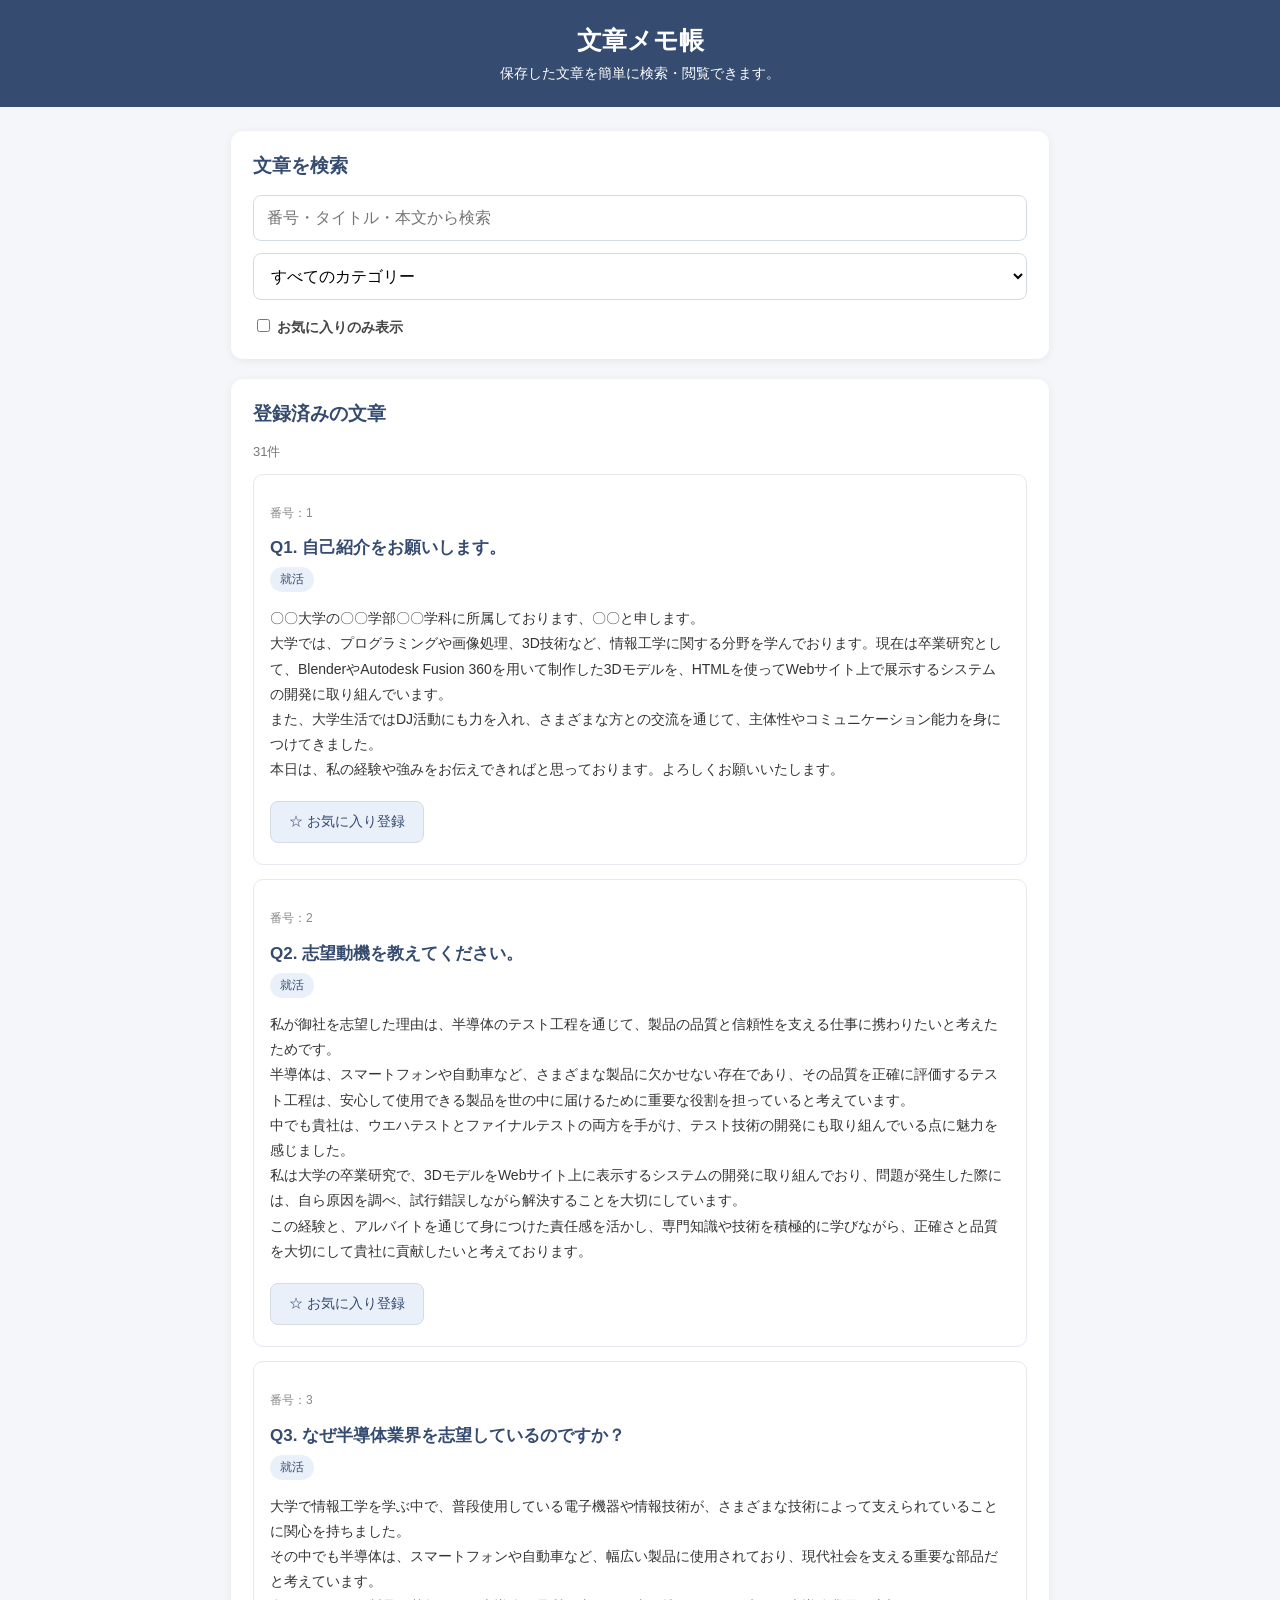
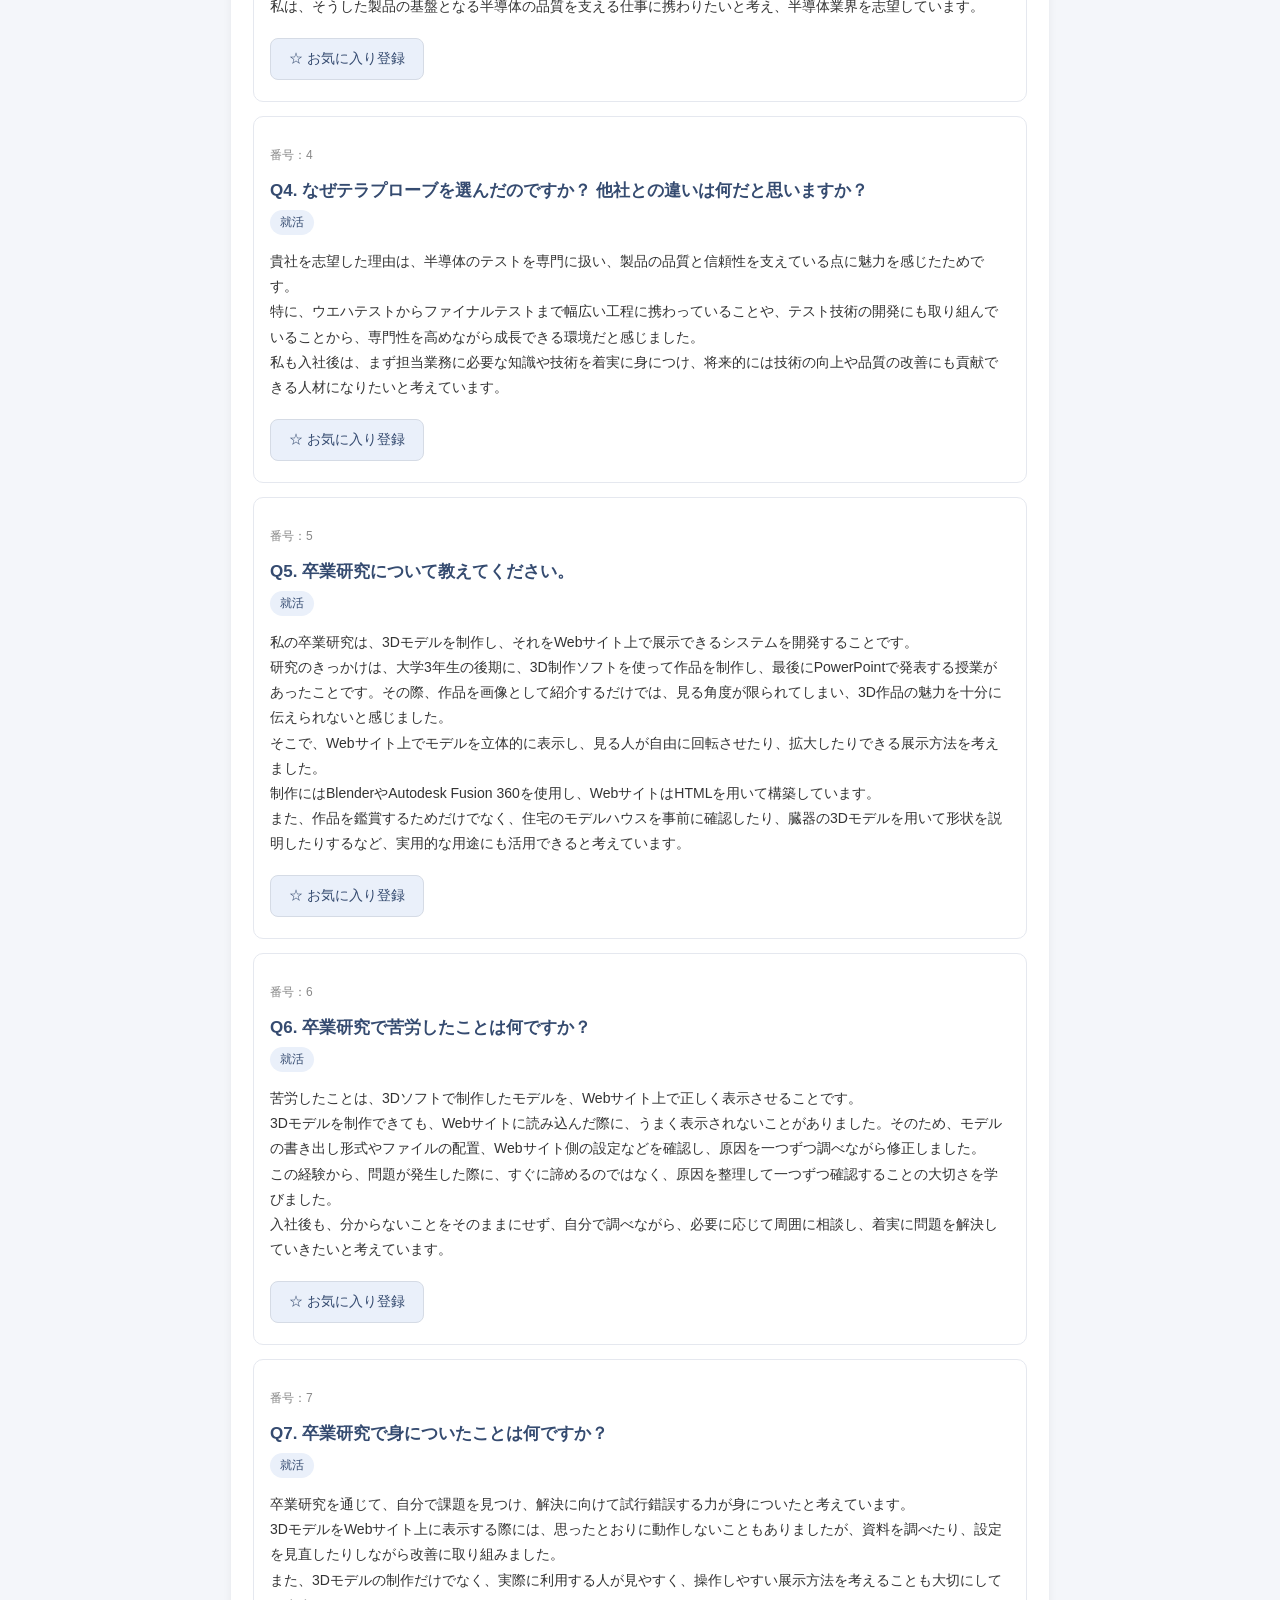
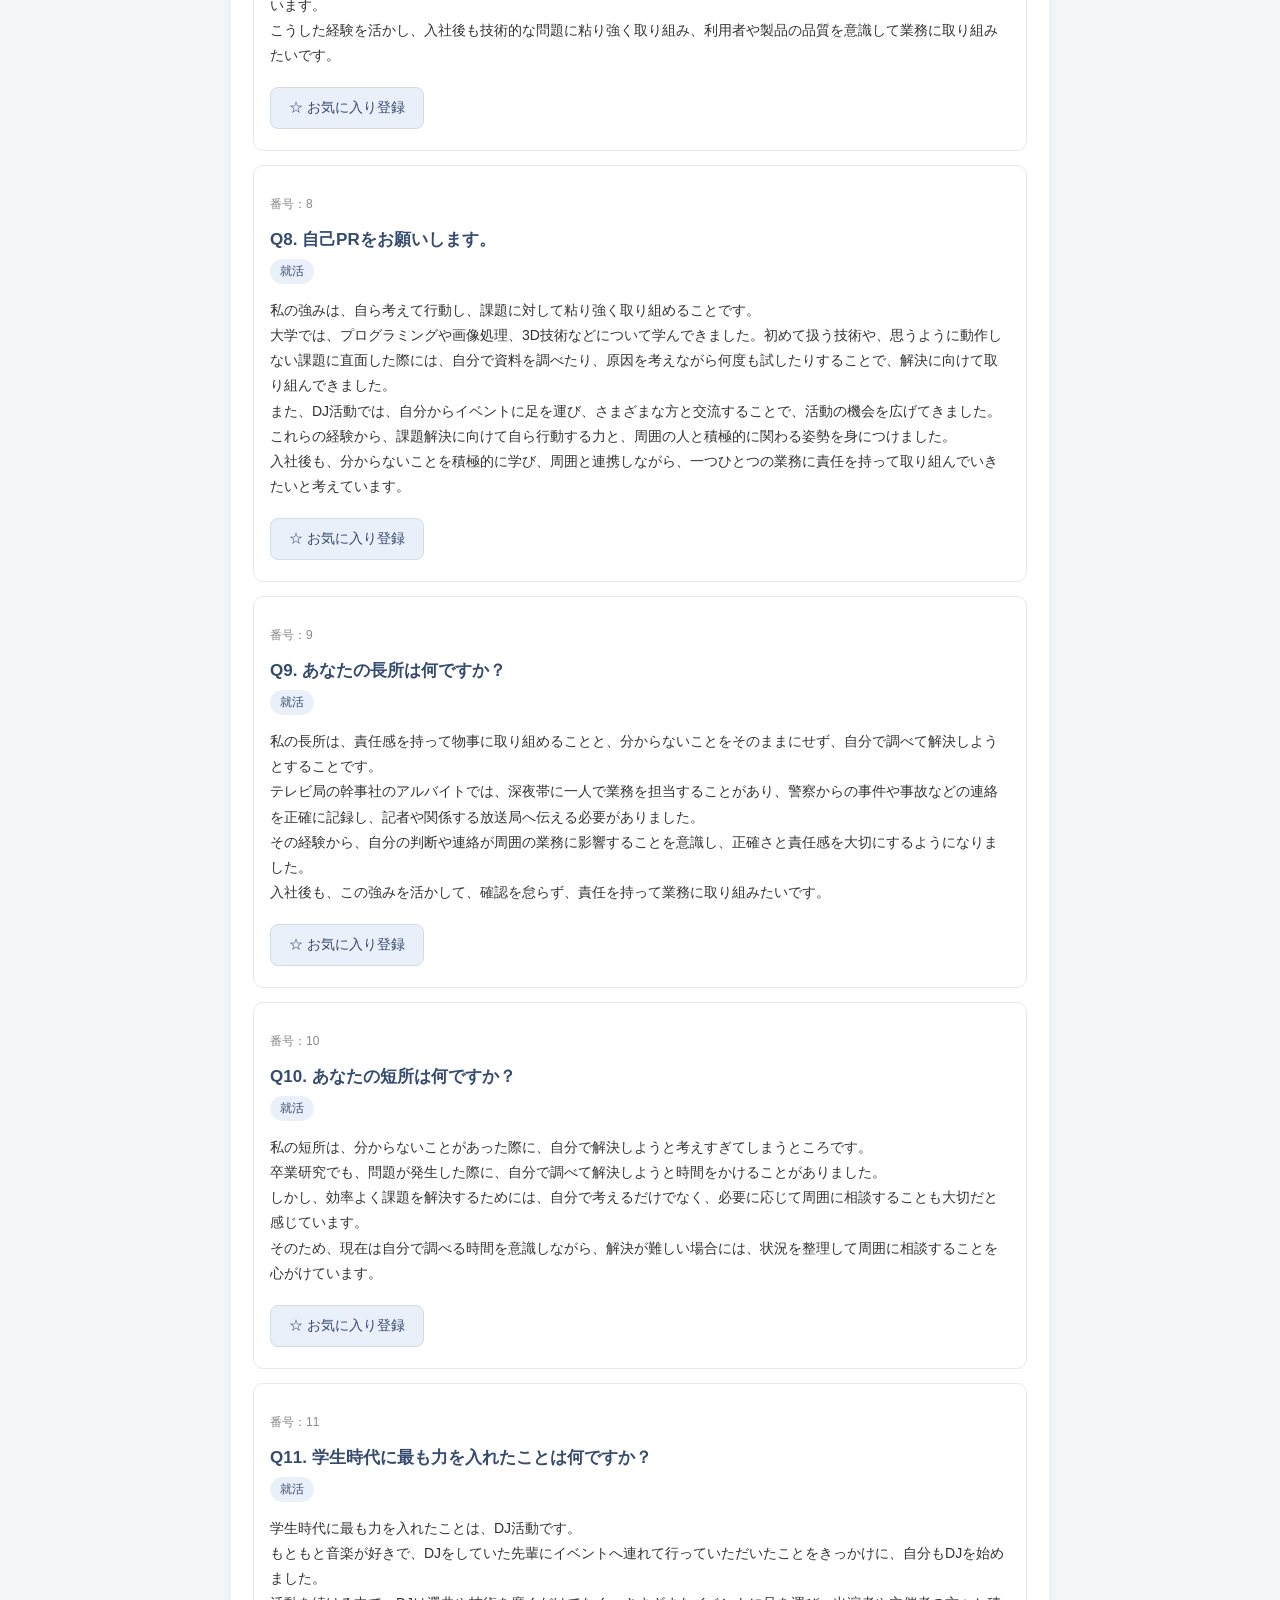
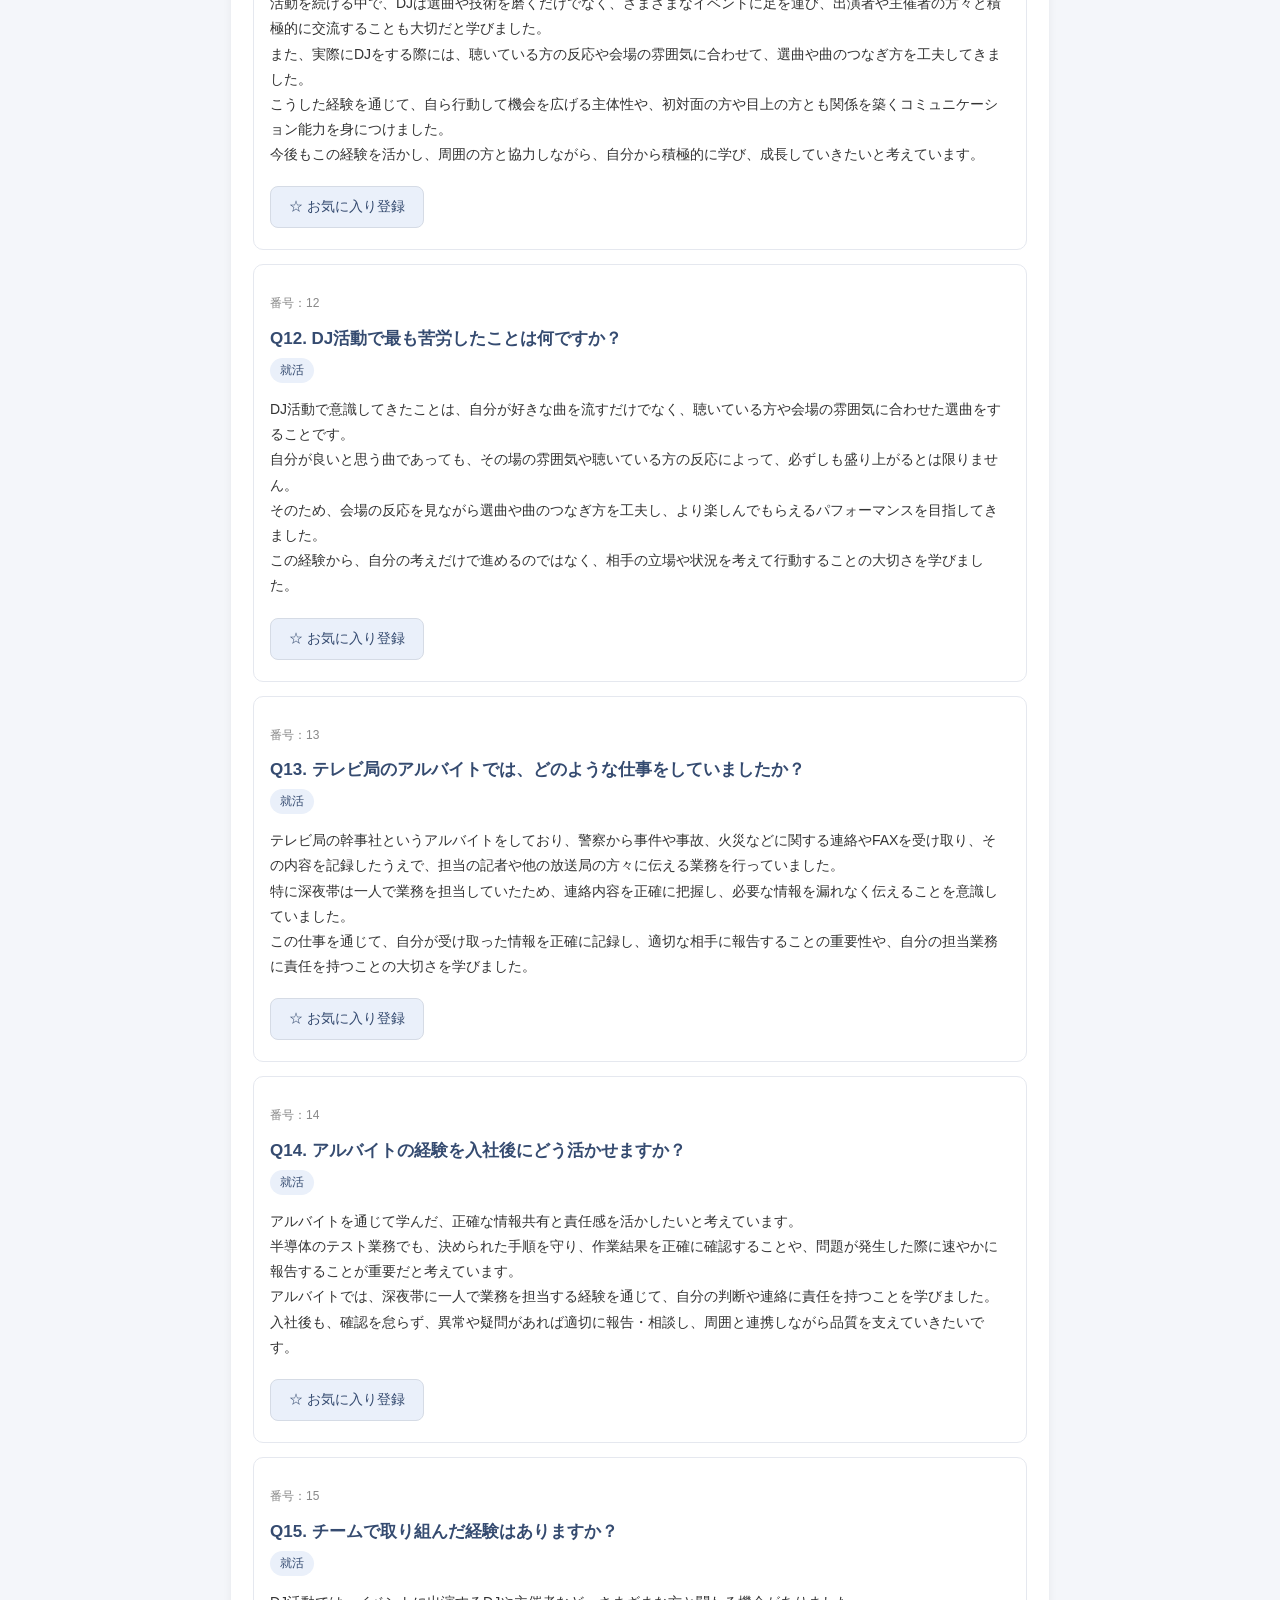
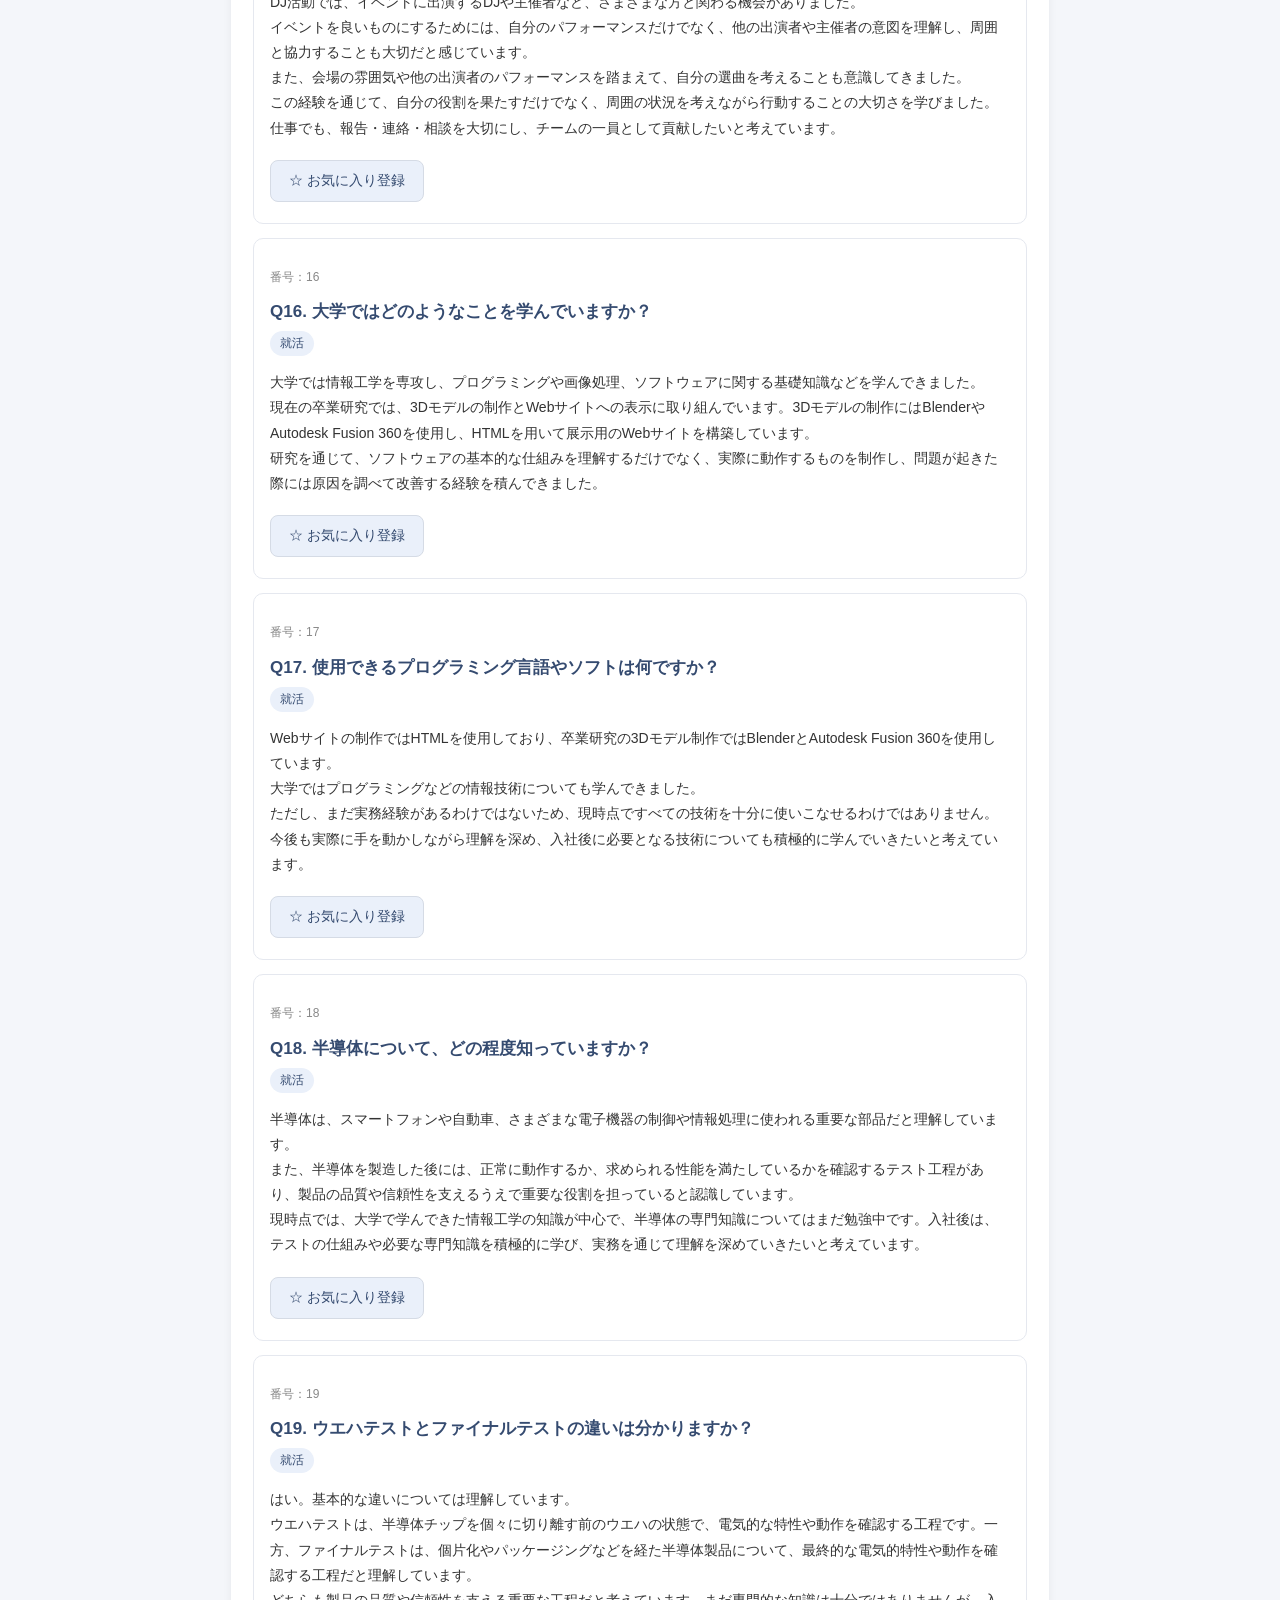
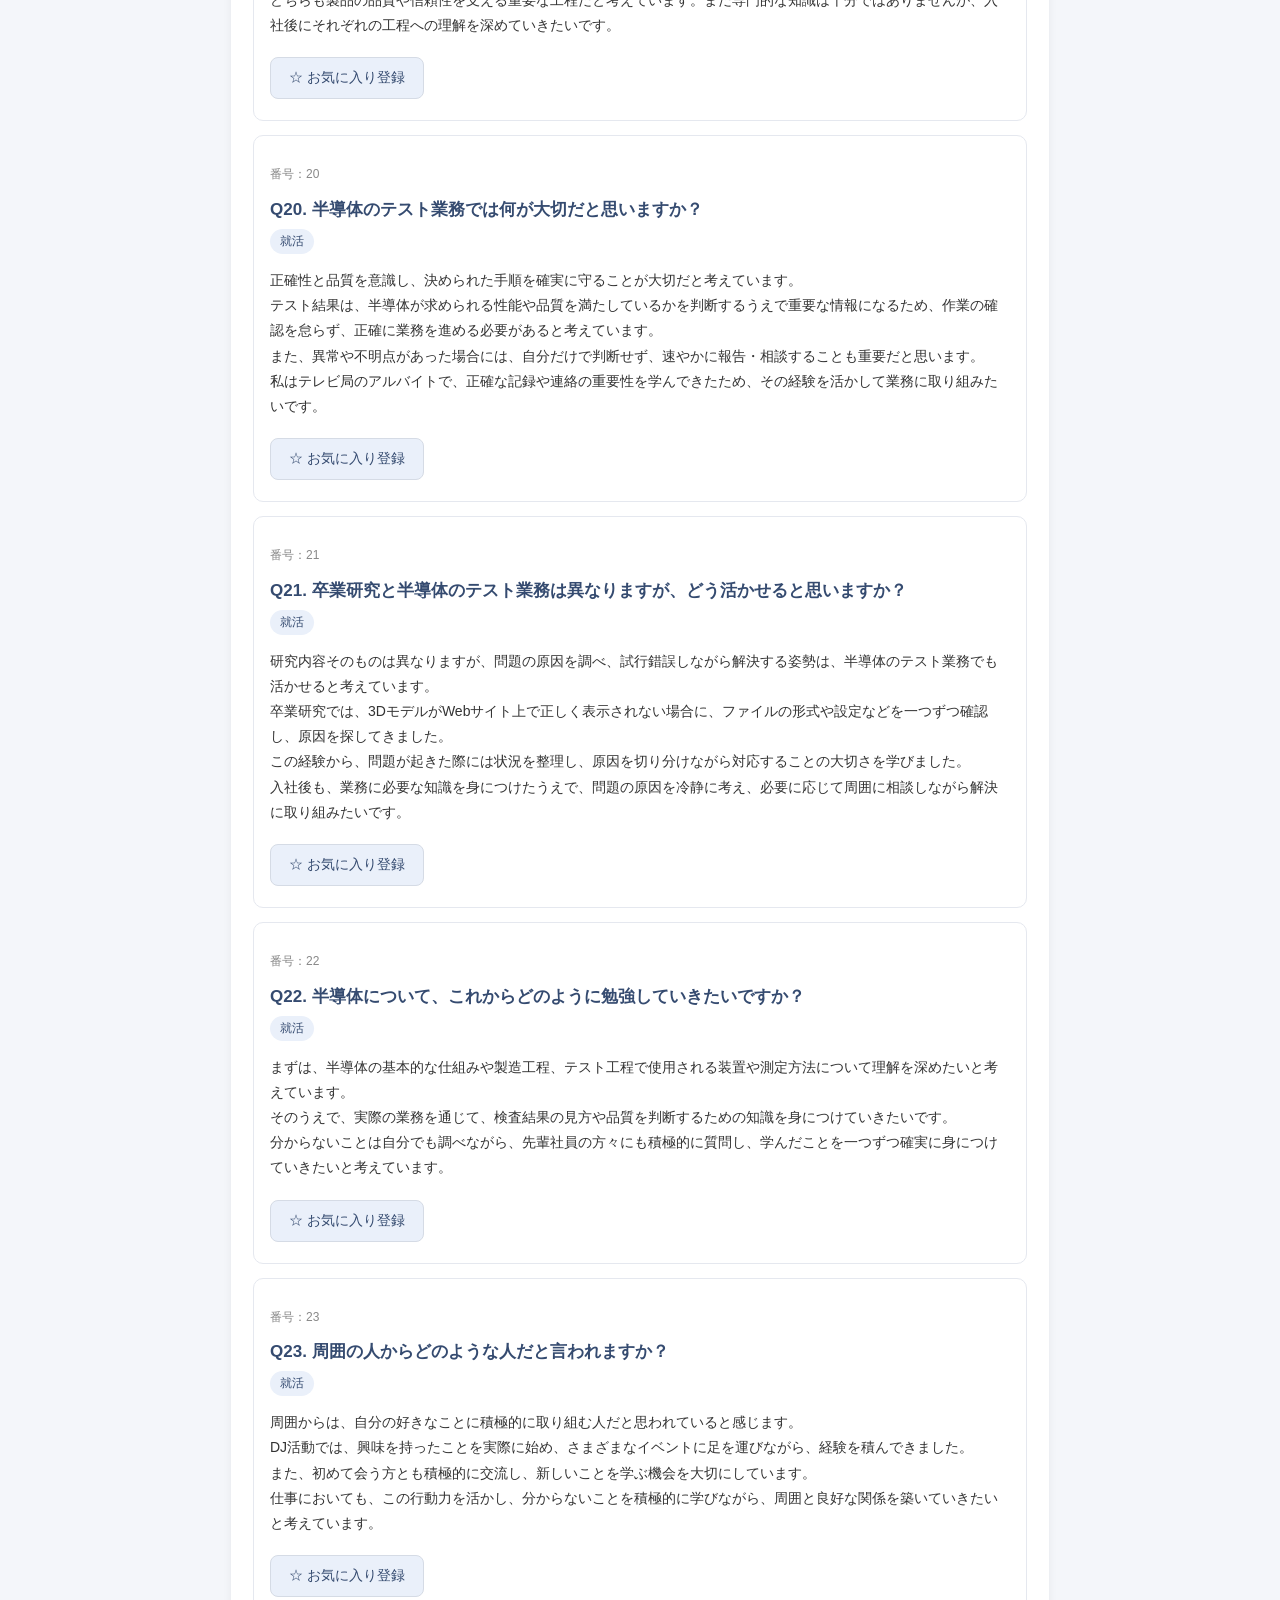
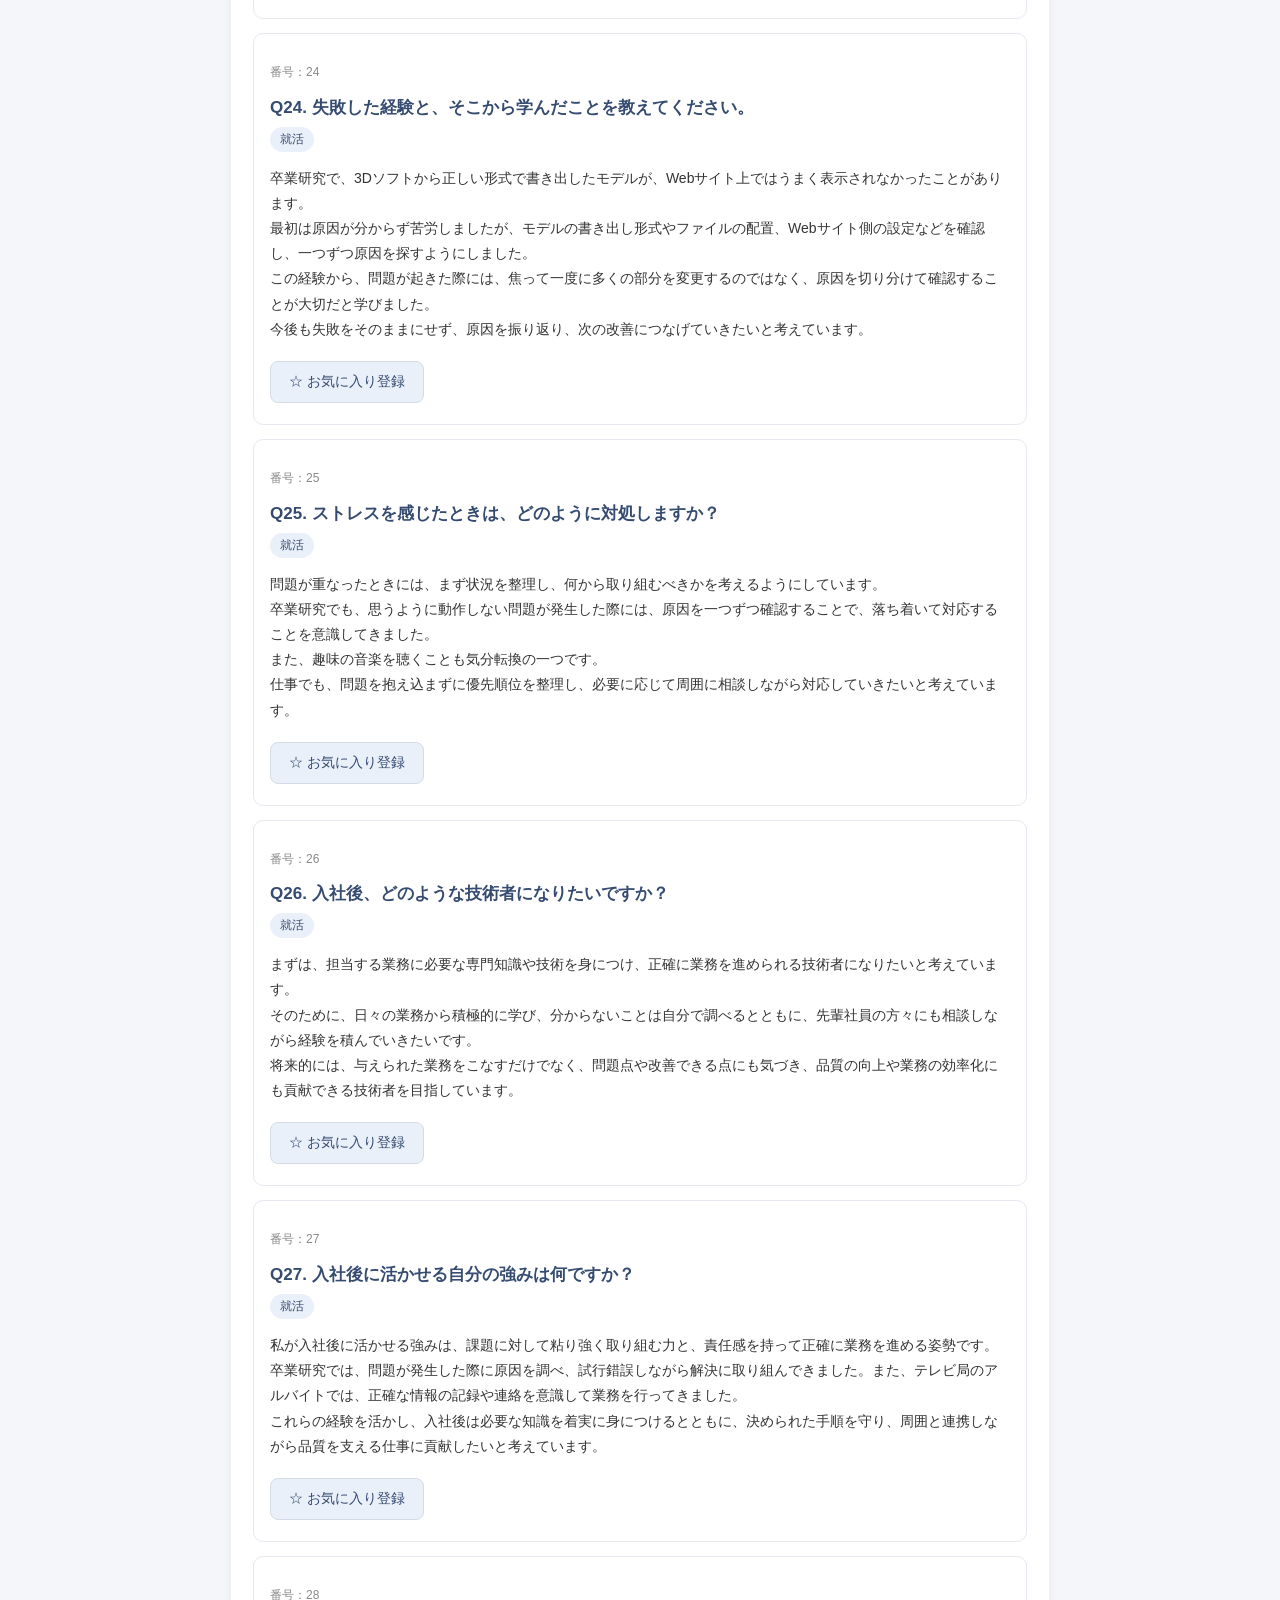
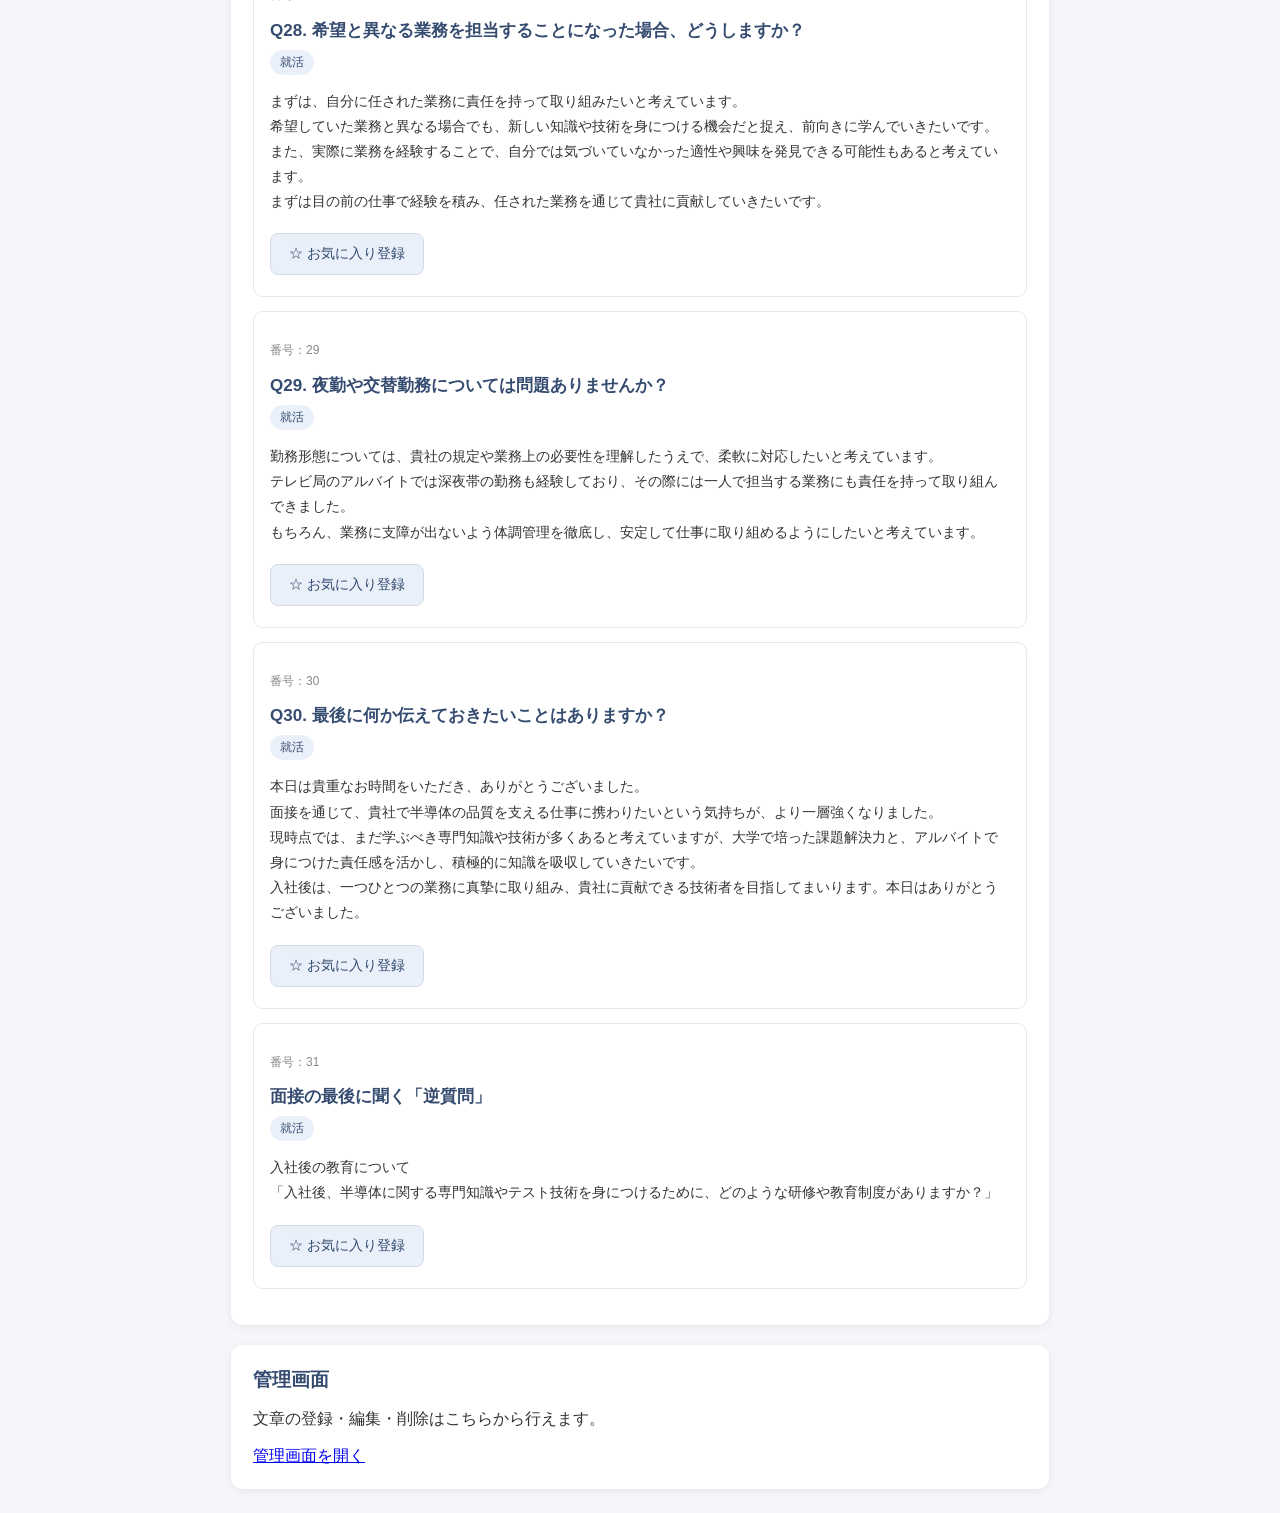
<file: memo_site/index.html>
<!DOCTYPE html>
<html lang="ja">
<head>
  <meta charset="UTF-8">
  <meta name="viewport" content="width=device-width, initial-scale=1.0">
  <title>文章メモ帳</title>
  <link rel="stylesheet" href="style.css">
</head>

<body>
  <header>
    <h1>文章メモ帳</h1>
    <p>保存した文章を簡単に検索・閲覧できます。</p>
  </header>

  <main>
    <section class="search-area">
      <h2>文章を検索</h2>

      <input
        type="search"
        id="search-input"
        placeholder="番号・タイトル・本文から検索"
      >

      <select id="category-filter">
        <option value="">すべてのカテゴリー</option>
      </select>

      <label>
        <input type="checkbox" id="favorites-only">
        お気に入りのみ表示
      </label>
    </section>

    <section class="memo-area">
      <h2>登録済みの文章</h2>
      <p id="result-count">0件</p>
      <div id="memo-list"></div>
    </section>

    <section>
      <h2>管理画面</h2>
      <p>文章の登録・編集・削除はこちらから行えます。</p>
      <a href="admin.html">管理画面を開く</a>
    </section>
  </main>

  <script src="viewer.js"></script>
</body>
</html>
</file>
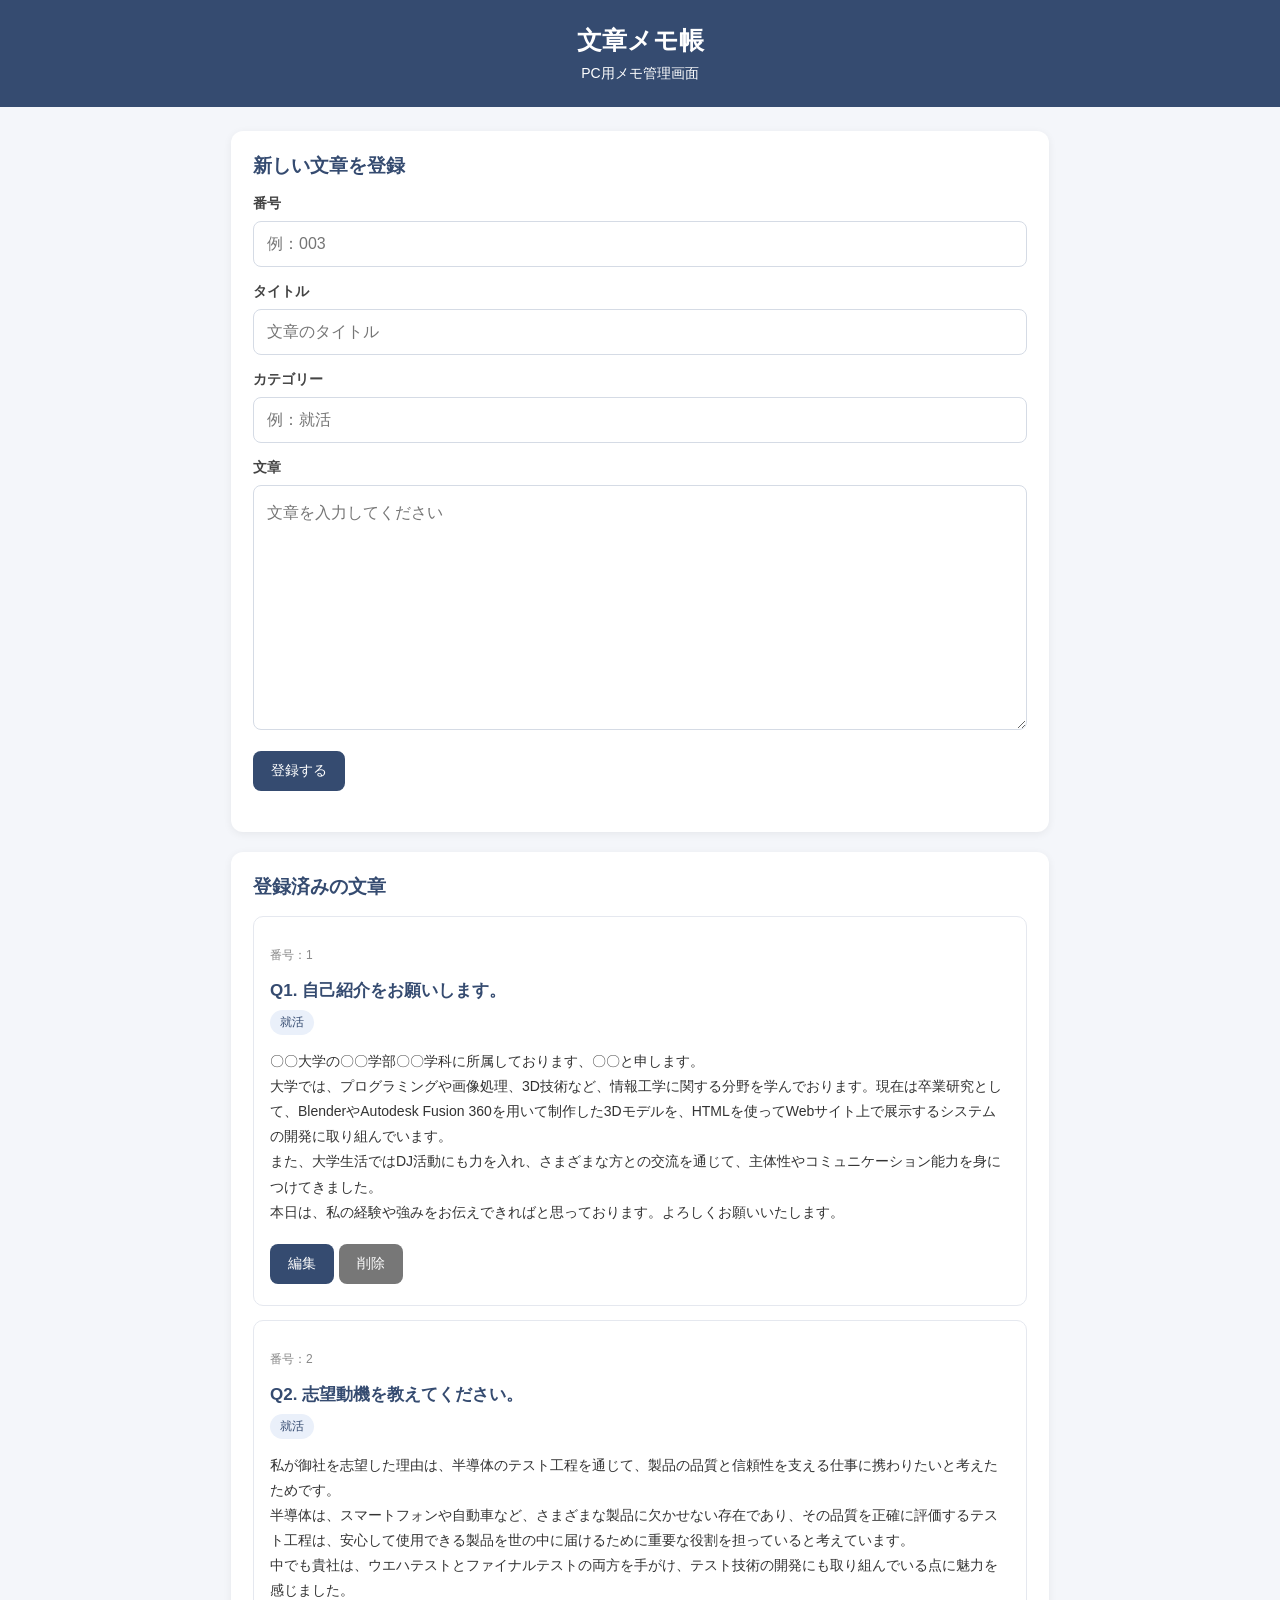
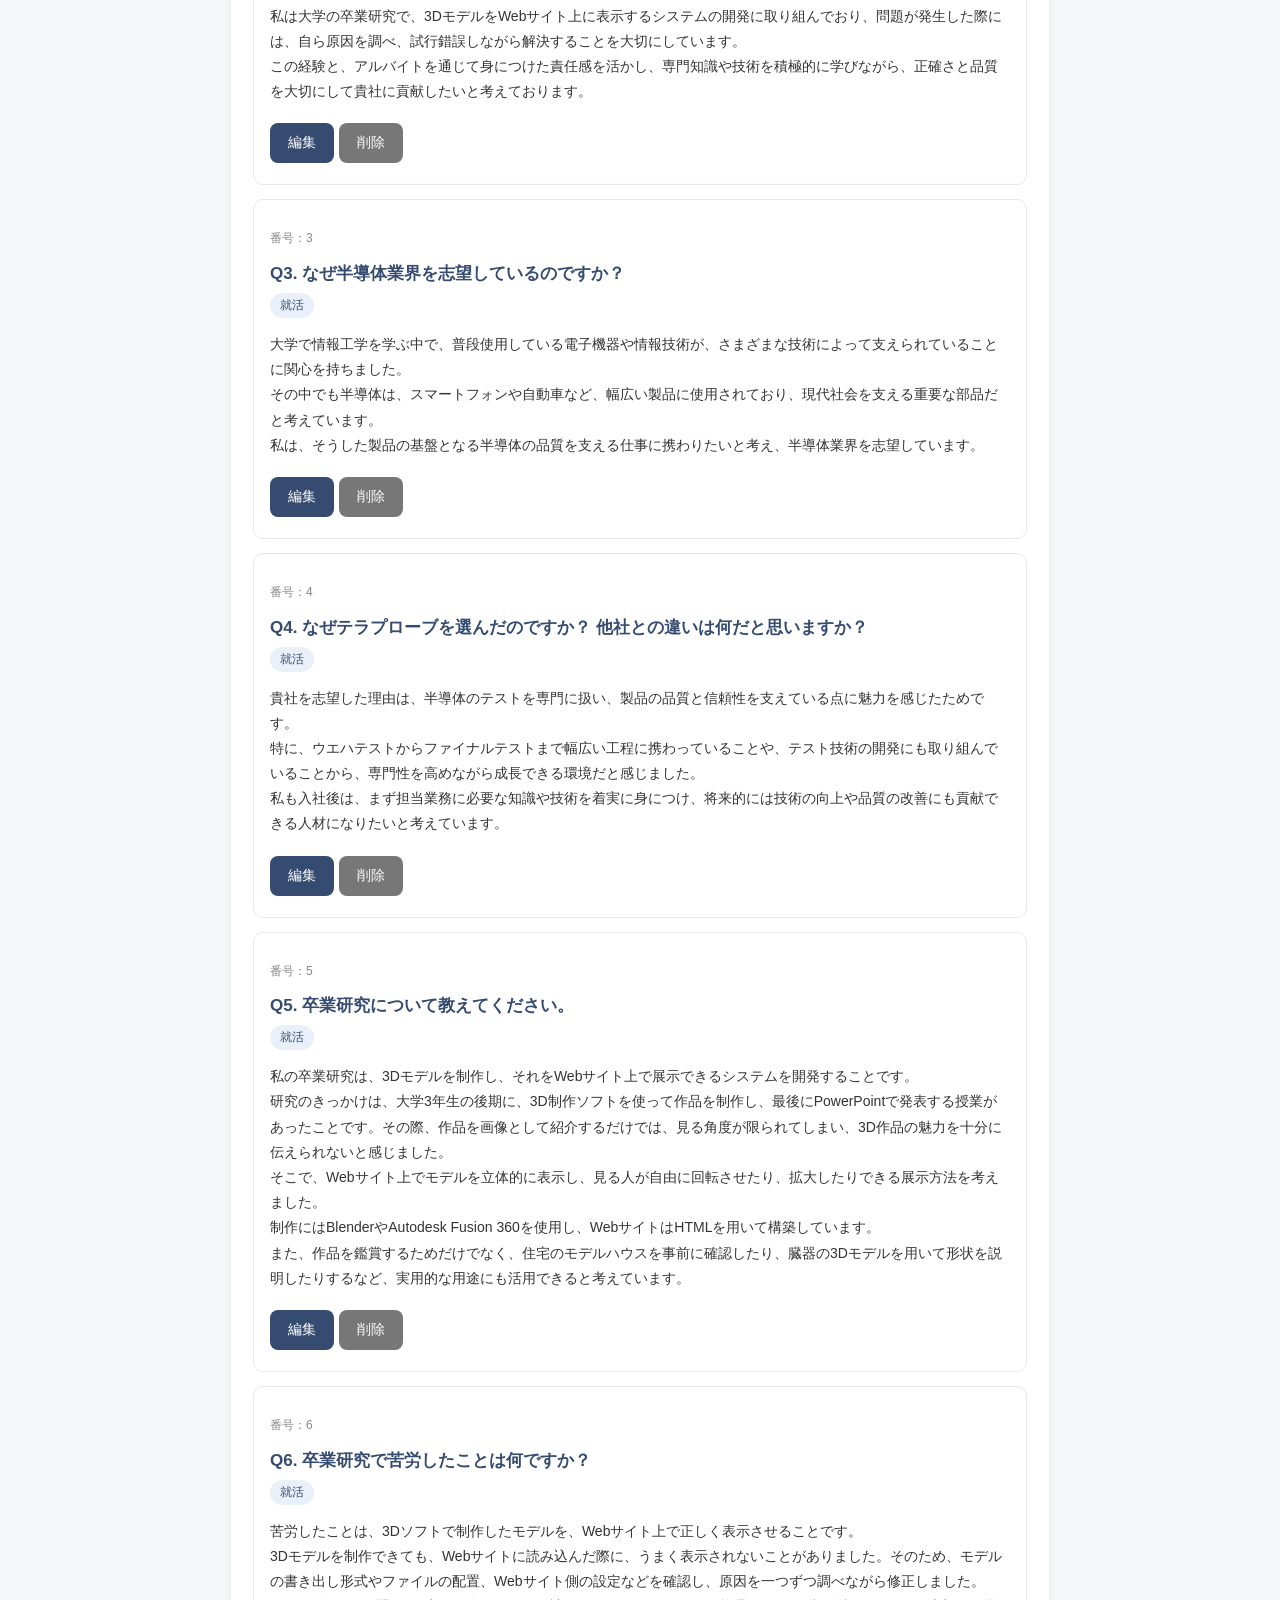
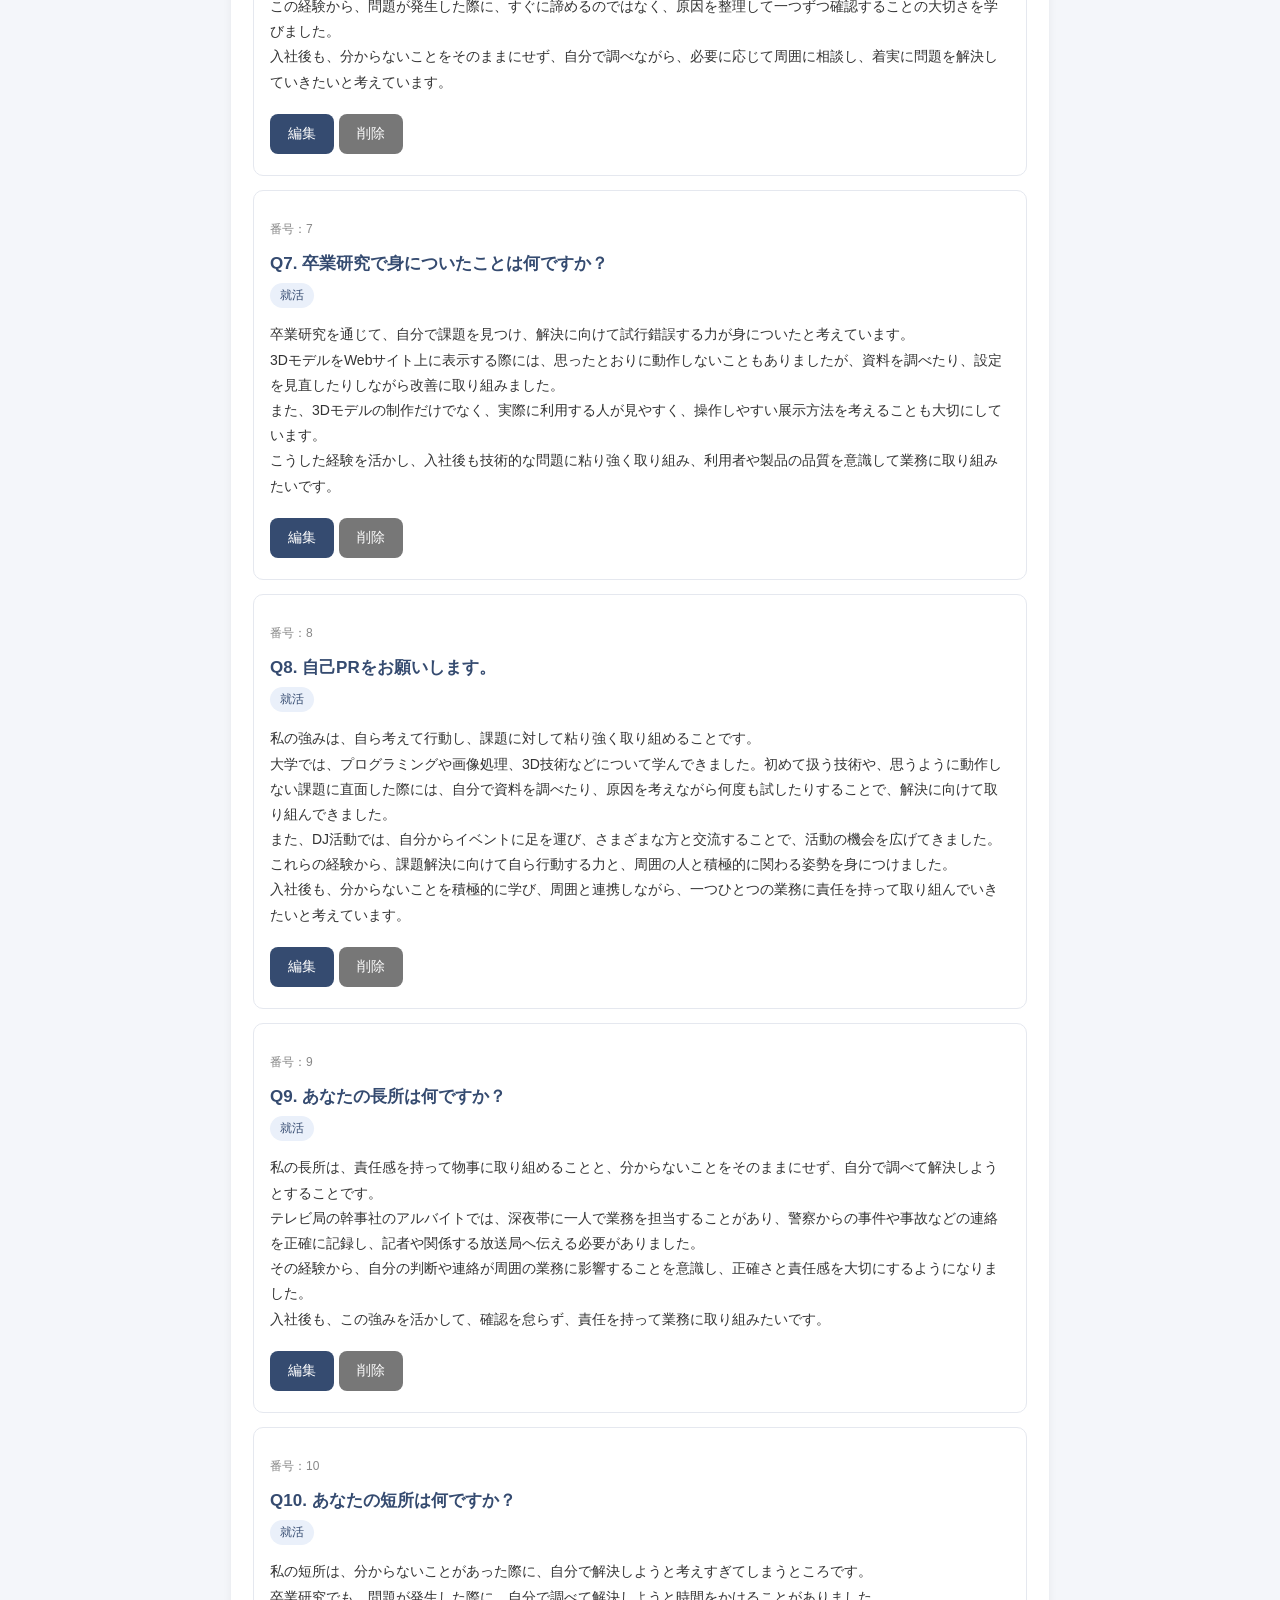
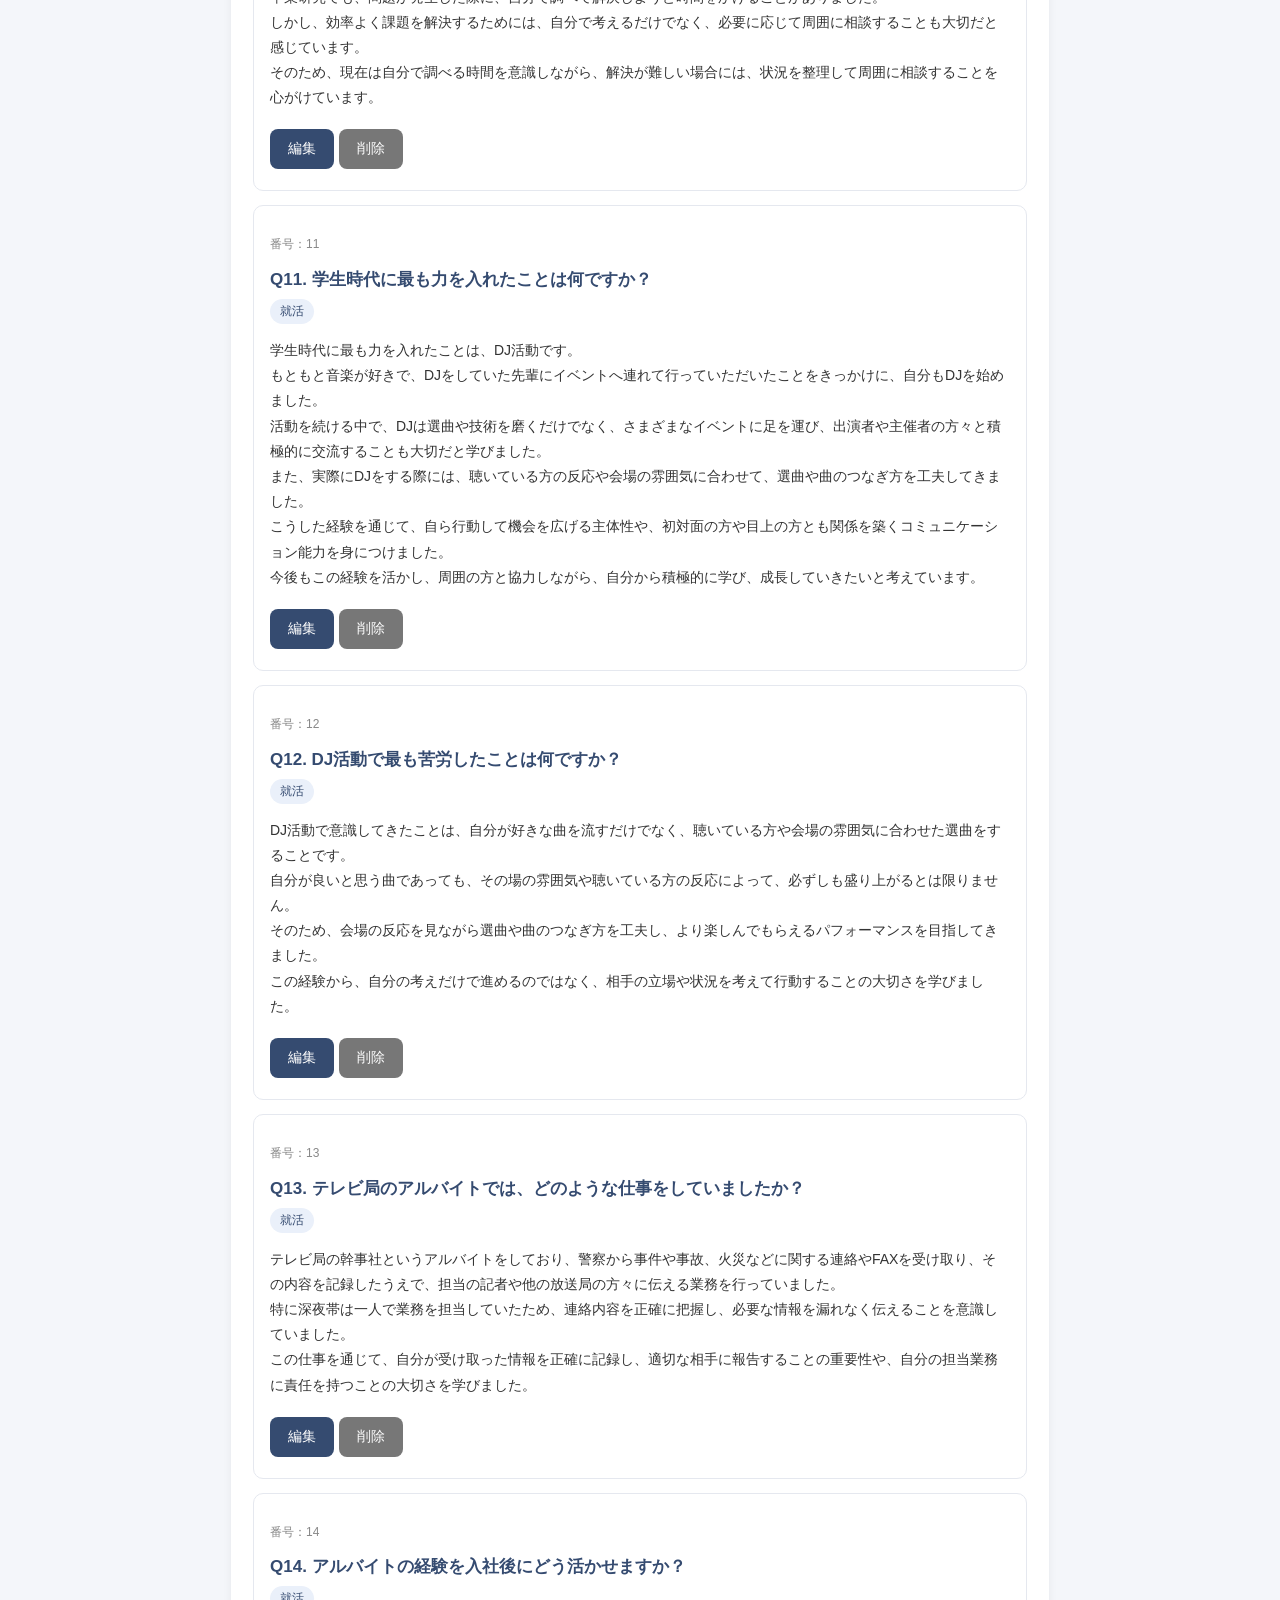
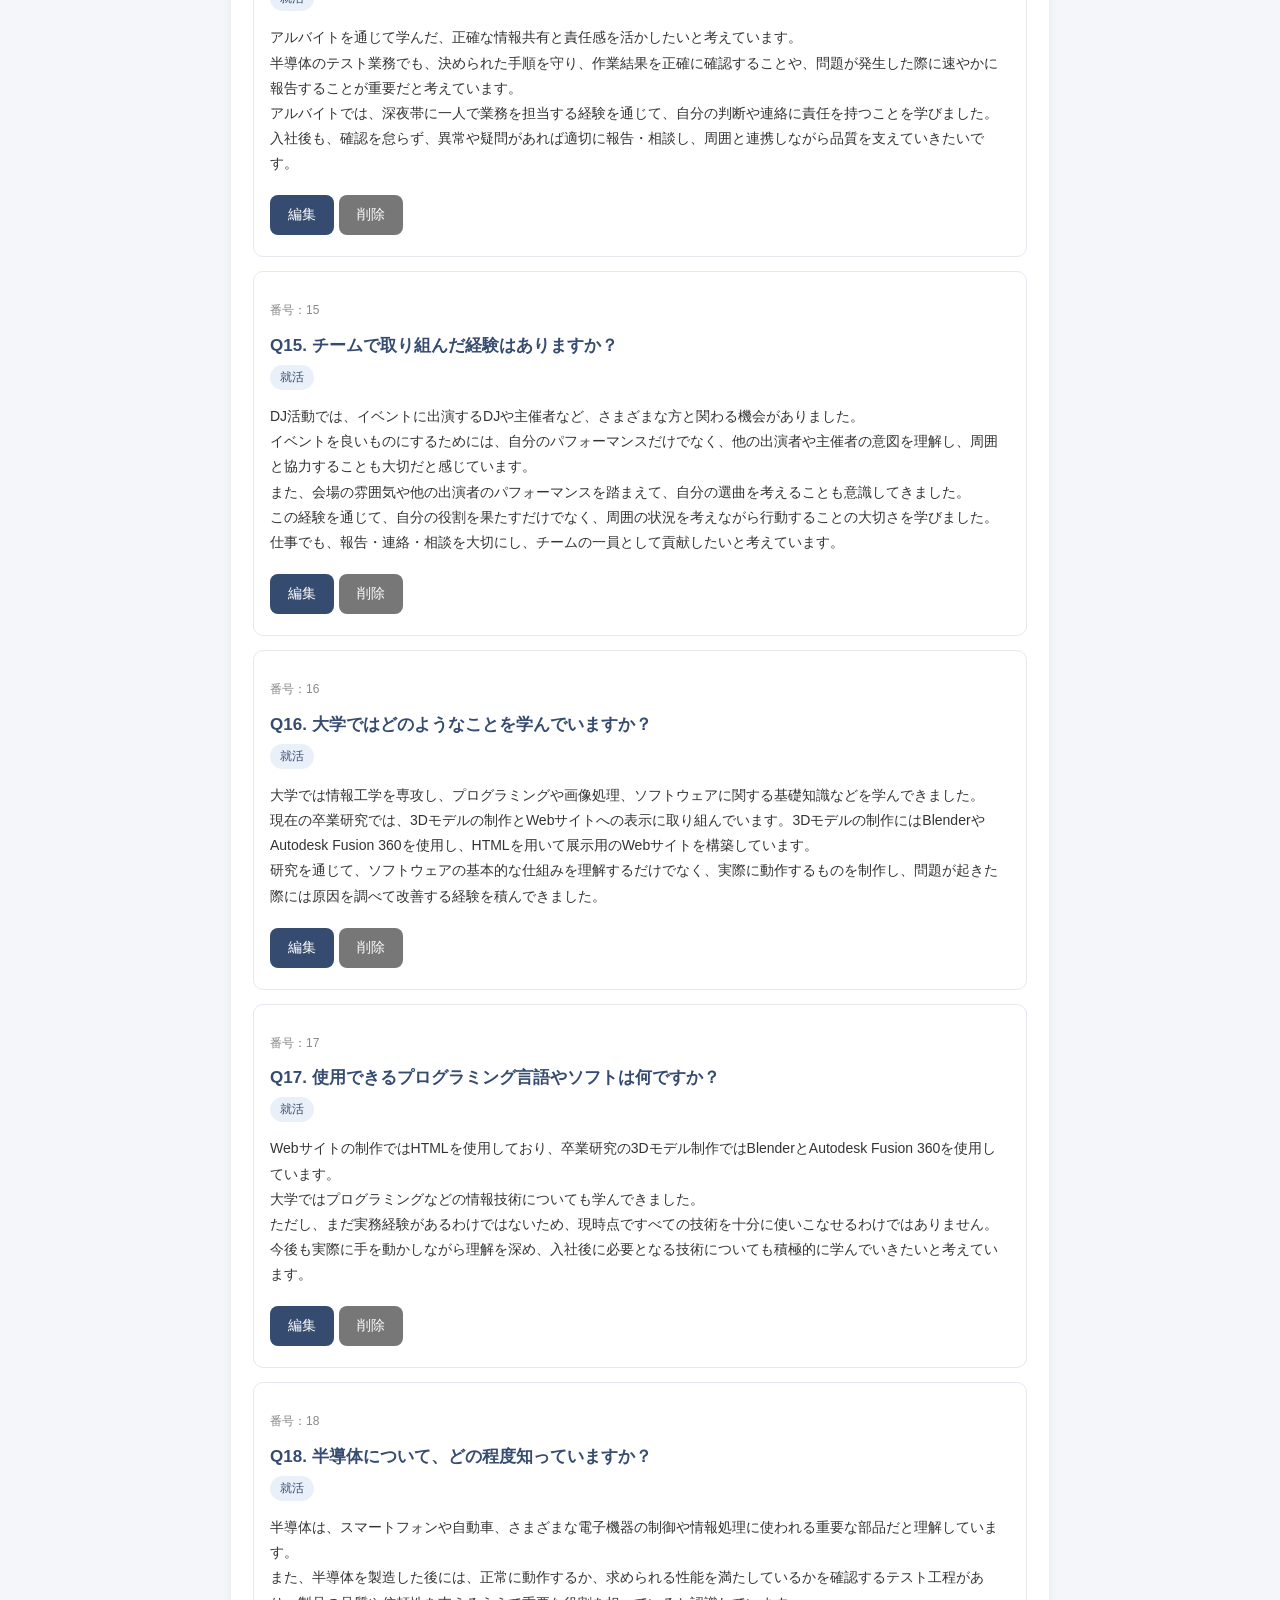
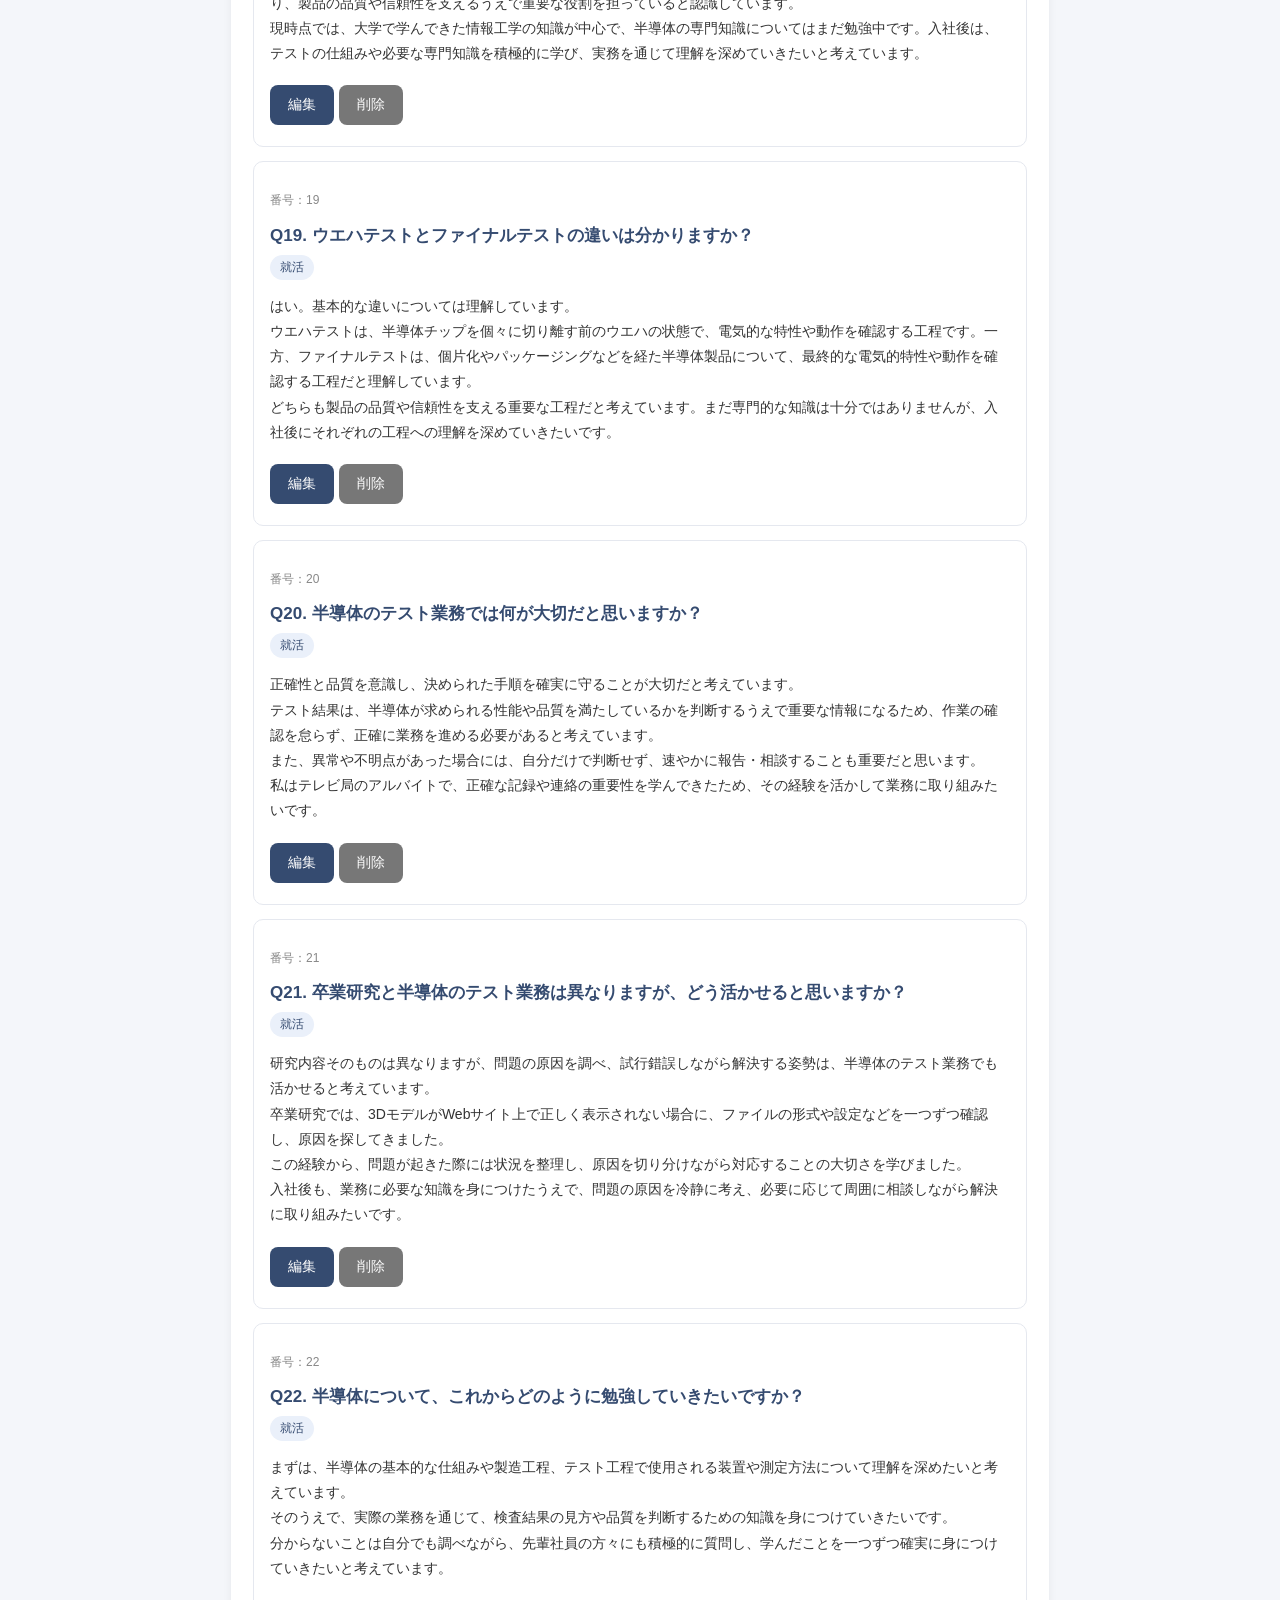
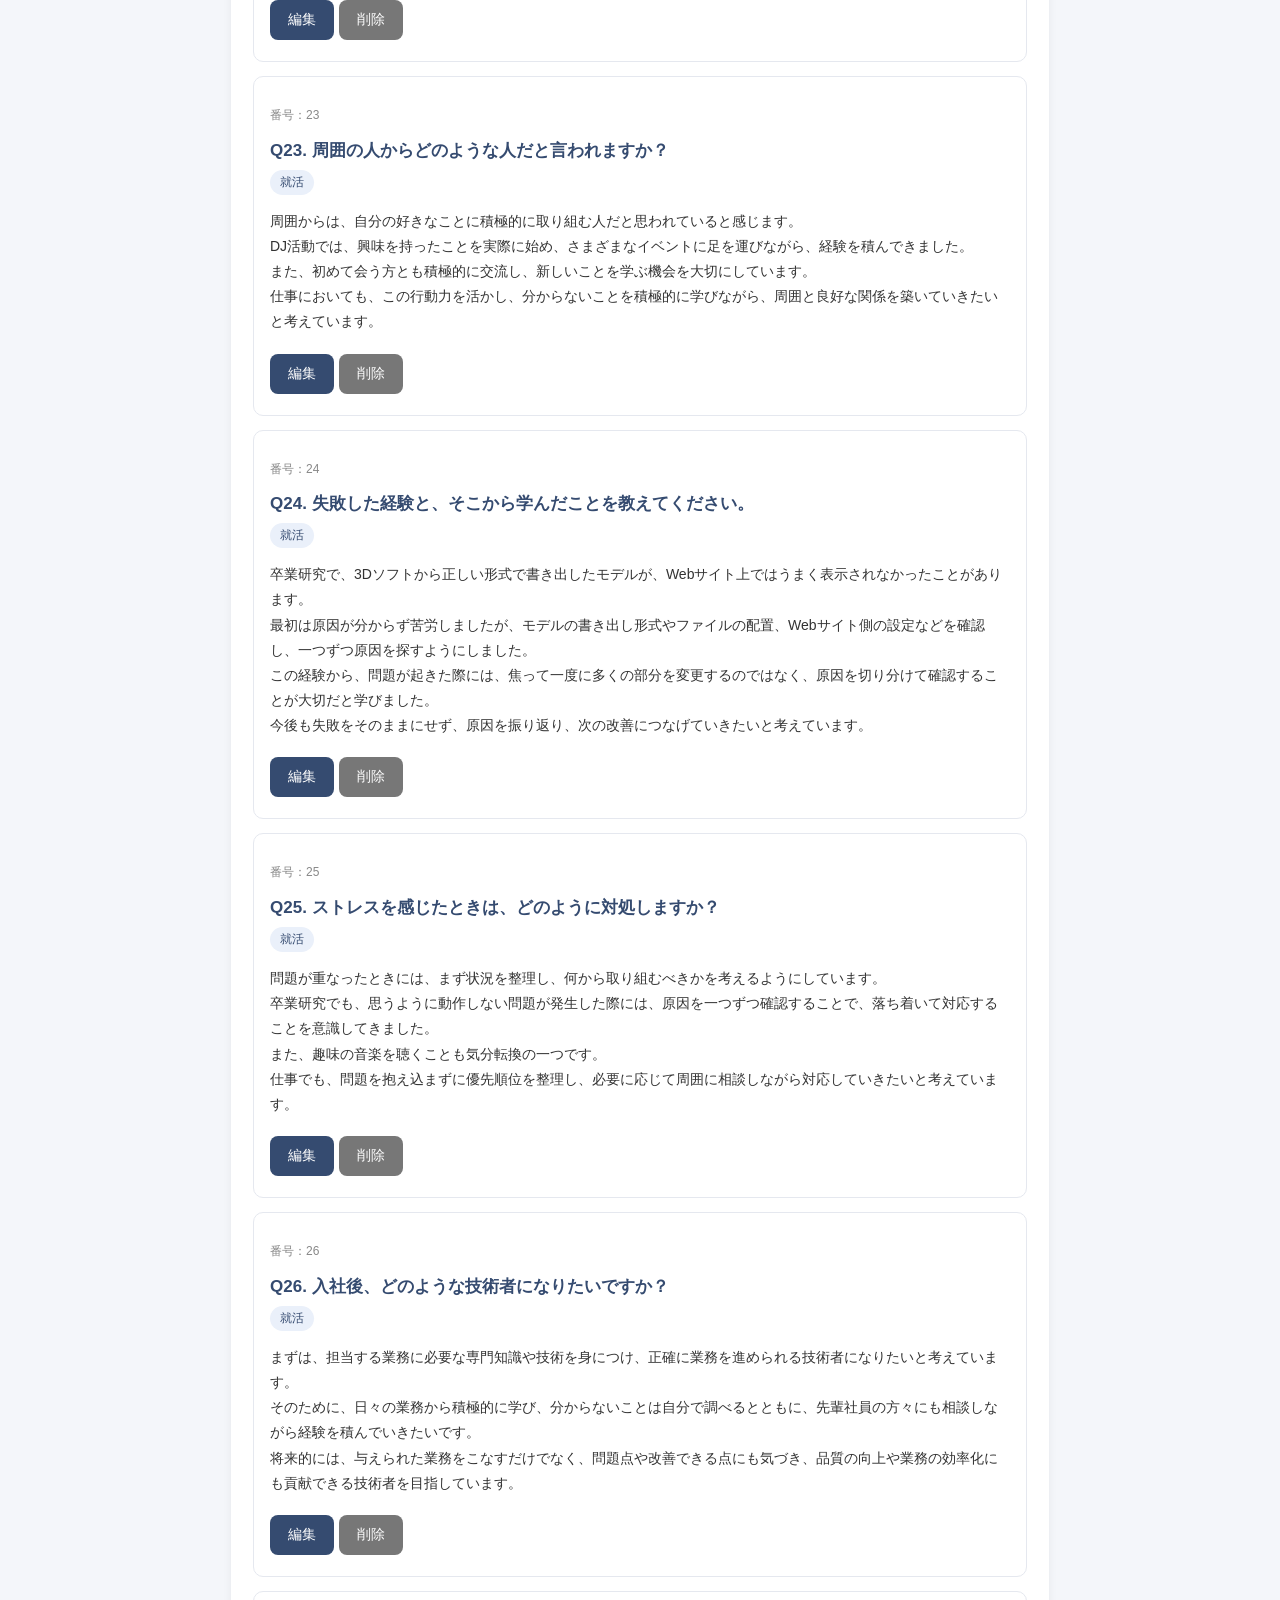
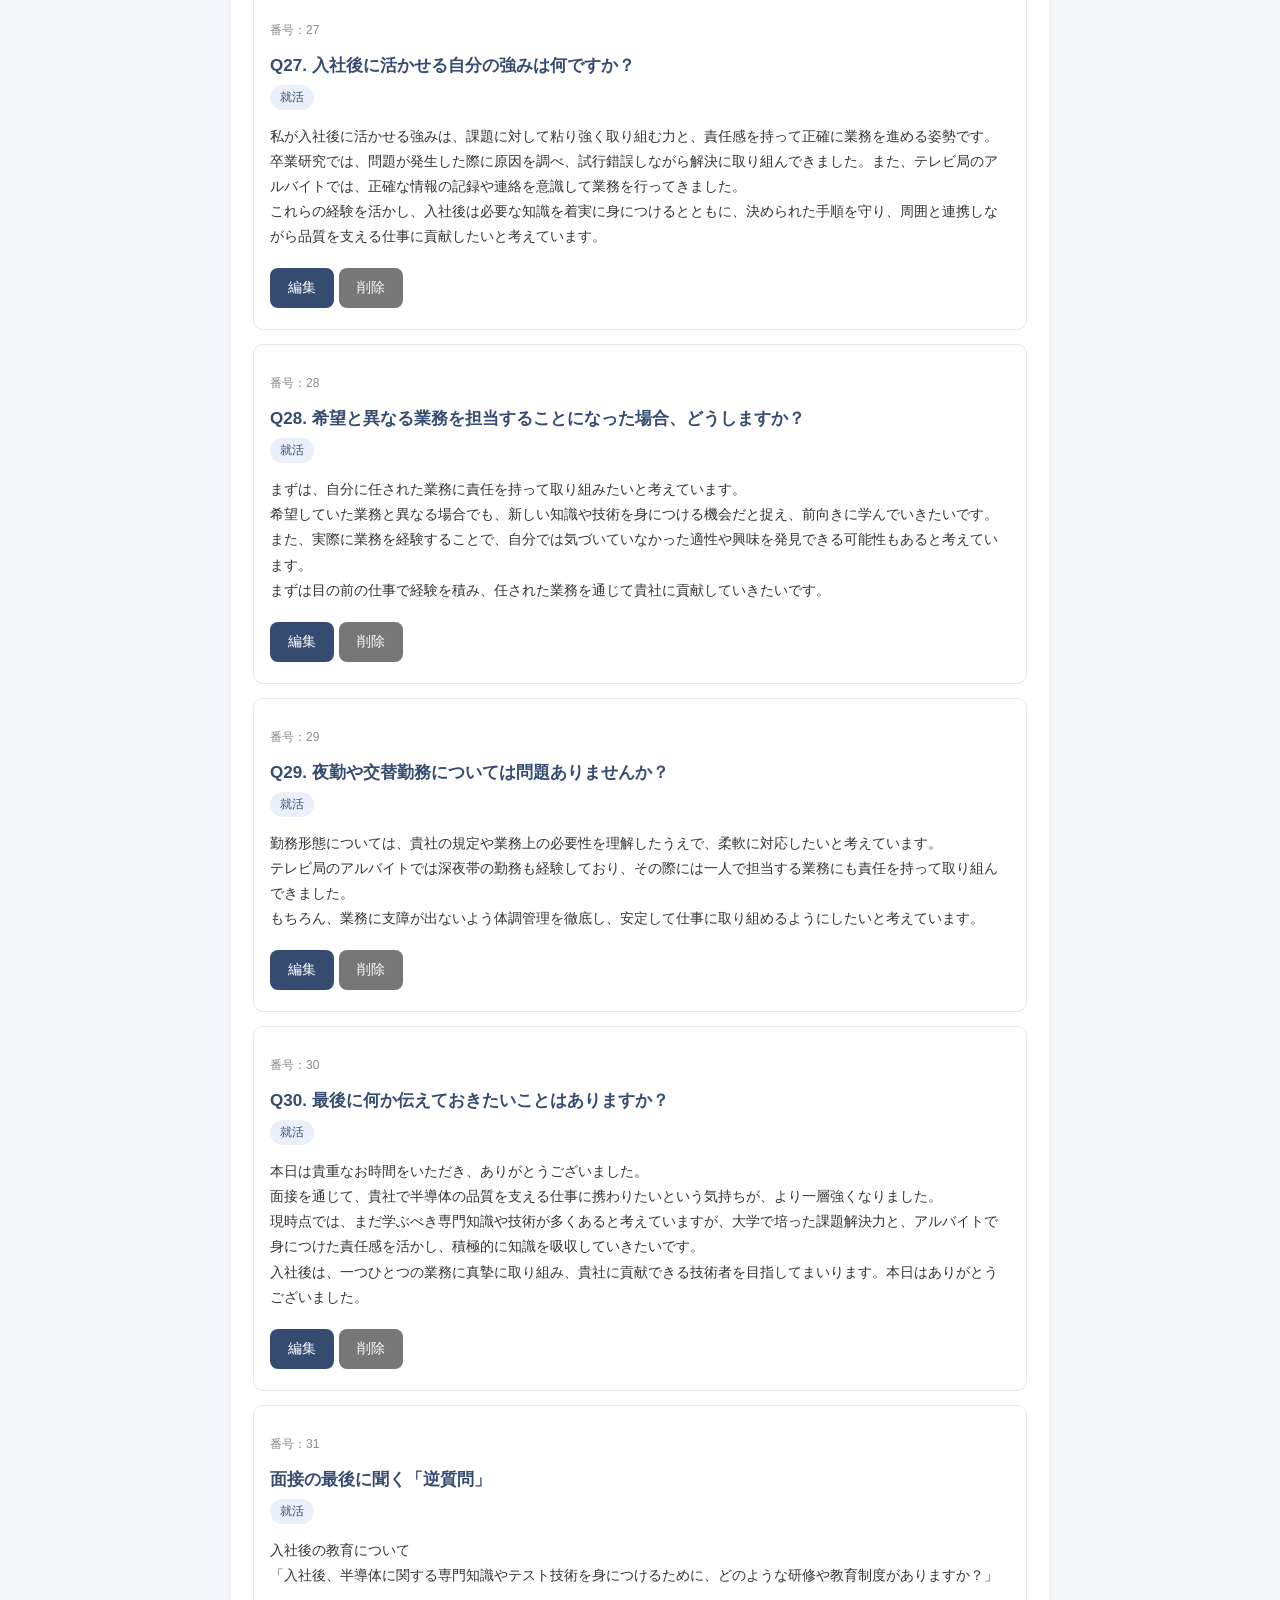
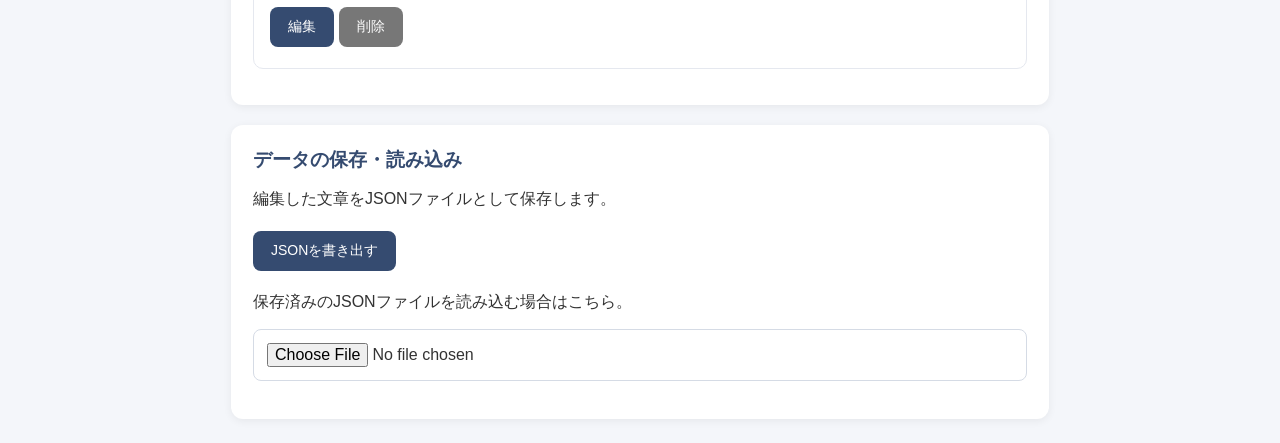
<file: memo_site/admin.html>
<!DOCTYPE html>
<html lang="ja">
<head>
  <meta charset="UTF-8">
  <meta name="viewport" content="width=device-width, initial-scale=1.0">
  <title>文章メモ帳 | 管理画面</title>
  <link rel="stylesheet" href="style.css">
</head>

<body>
  <header>
    <h1>文章メモ帳</h1>
    <p>PC用メモ管理画面</p>
  </header>

  <main>
    <section>
      <h2 id="form-heading">新しい文章を登録</h2>

      <form id="memo-form">
        <input type="hidden" id="edit-index">

        <label>番号</label>
        <input type="text" id="memo-number" placeholder="例：003" required>

        <label>タイトル</label>
        <input type="text" id="memo-title" placeholder="文章のタイトル" required>

        <label>カテゴリー</label>
        <input type="text" id="memo-category" placeholder="例：就活" required>

        <label>文章</label>
        <textarea id="memo-body" rows="8" placeholder="文章を入力してください" required></textarea>

        <button type="submit" id="save-button">登録する</button>
        <button type="button" id="cancel-button" hidden>編集をキャンセル</button>
      </form>

      <p id="message"></p>
    </section>

    <section>
      <h2>登録済みの文章</h2>
      <div id="admin-memo-list"></div>
    </section>

    <section>
      <h2>データの保存・読み込み</h2>

      <p>編集した文章をJSONファイルとして保存します。</p>

      <button id="export-button" type="button">
        JSONを書き出す
      </button>

      <p>保存済みのJSONファイルを読み込む場合はこちら。</p>

      <input type="file" id="import-file" accept=".json,application/json">
    </section>
  </main>

  <script src="admin.js"></script>
</body>
</html>
</file>
<file: memo_site/style.css>
* {
  box-sizing: border-box;
}

body {
  margin: 0;
  font-family: "Meiryo", sans-serif;
  background: #f4f6fa;
  color: #333;
}

header {
  background: #354b70;
  color: white;
  padding: 24px 16px;
  text-align: center;
}

header h1 {
  margin: 0 0 8px;
  font-size: 25px;
}

header p {
  margin: 0;
  font-size: 14px;
}

main {
  width: 100%;
  max-width: 850px;
  margin: 24px auto;
  padding: 0 16px;
}

section {
  background: white;
  padding: 22px;
  margin-bottom: 20px;
  border-radius: 12px;
  box-shadow: 0 2px 8px #00000010;
}

h2 {
  margin-top: 0;
  font-size: 19px;
  color: #354b70;
}

input[type="text"],
input[type="search"],
input[type="file"],
select,
textarea {
  display: block;
  width: 100%;
  padding: 13px;
  margin: 8px 0 16px;
  border: 1px solid #d5dbe5;
  border-radius: 8px;
  font-size: 16px;
  background: white;
  font-family: inherit;
}

textarea {
  resize: vertical;
  line-height: 1.7;
}

label {
  display: block;
  font-size: 14px;
  font-weight: bold;
  color: #444;
}

button {
  padding: 11px 18px;
  margin: 5px 5px 5px 0;
  border: none;
  border-radius: 8px;
  background: #354b70;
  color: white;
  font-size: 14px;
  cursor: pointer;
}

button:hover {
  opacity: 0.85;
}

#cancel-button,
#admin-memo-list button:last-child {
  background: #777;
}

#message {
  color: #354b70;
  font-size: 14px;
  font-weight: bold;
  overflow-wrap: anywhere;
}

/* 文章カード */
.memo-card {
  padding: 16px;
  margin-bottom: 14px;
  background: #fff;
  border: 1px solid #e5e8ef;
  border-radius: 10px;
}

.memo-card h3 {
  margin: 8px 0;
  font-size: 17px;
  color: #354b70;
  overflow-wrap: anywhere;
}

.memo-card p {
  font-size: 14px;
  line-height: 1.8;
  overflow-wrap: anywhere;
  white-space: pre-wrap;
}

.memo-card p:first-child {
  color: #888;
  font-size: 12px;
}

.memo-card span {
  display: inline-block;
  padding: 4px 10px;
  background: #eaf0fa;
  color: #354b70;
  border-radius: 20px;
  font-size: 12px;
}

/* 閲覧画面 */
input[type="search"] {
  margin-bottom: 12px;
}

#result-count {
  color: #777;
  font-size: 13px;
}

.favorite-button {
  background: #eaf0fa;
  color: #354b70;
  border: 1px solid #d5dbe5;
}

/* スマートフォン対応 */
@media (max-width: 600px) {
  header {
    padding: 20px 12px;
  }

  header h1 {
    font-size: 22px;
  }

  main {
    margin: 16px auto;
    padding: 0 10px;
  }

  section {
    padding: 16px;
    margin-bottom: 14px;
  }

  h2 {
    font-size: 17px;
  }

  .memo-card {
    padding: 14px;
  }

  button {
    padding: 12px 16px;
  }
}
</file>
